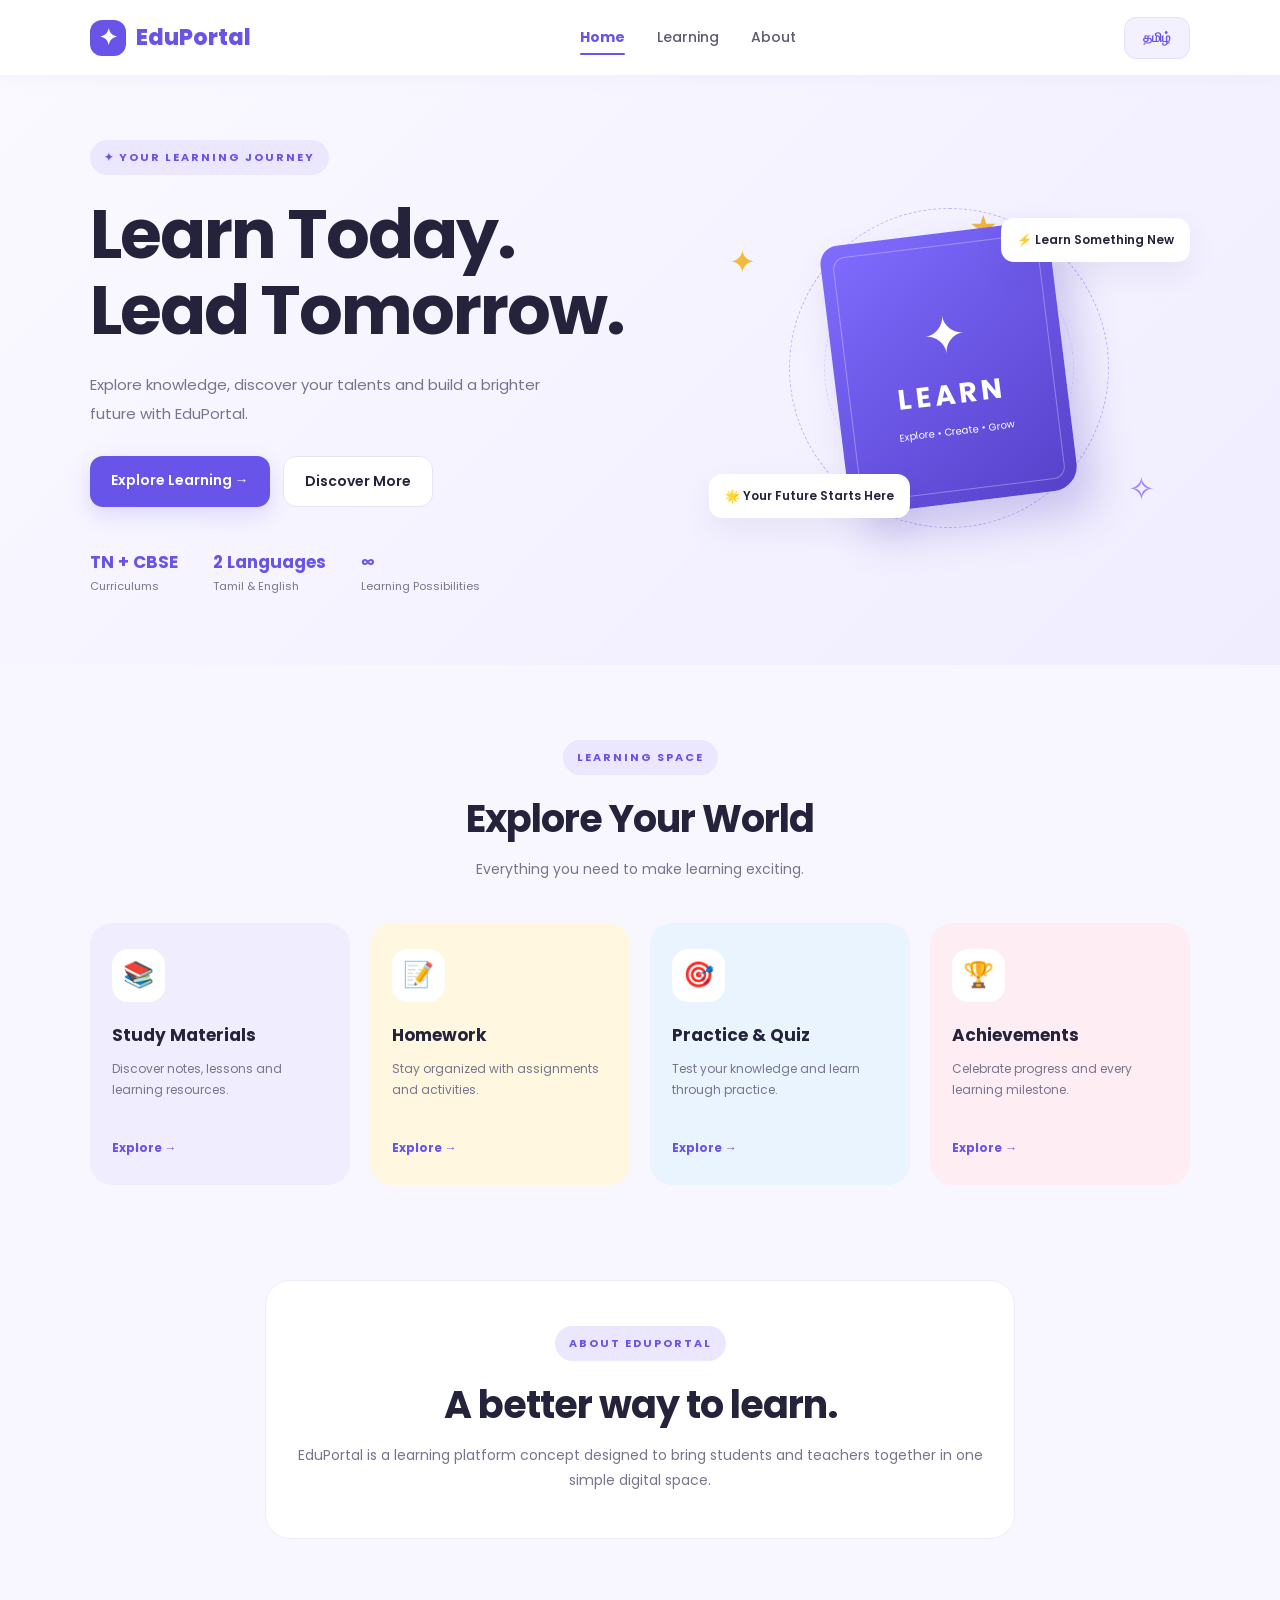
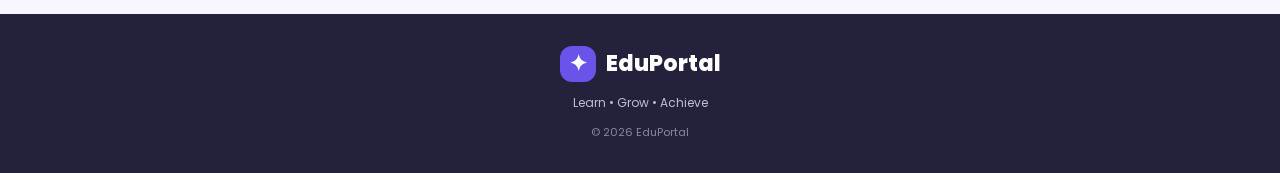
<file: index.html>
<!DOCTYPE html>
<html lang="en">
<head>
  <meta charset="UTF-8" />
  <meta name="viewport" content="width=device-width, initial-scale=1.0" />
  <meta name="theme-color" content="#6755e8" />
  <title>EduPortal | Learning Made Easy</title>
  <link rel="stylesheet" href="style.css" />
</head>
<body>

  <header class="navbar">
    <a href="#" class="logo">
      <span class="logo-icon">✦</span>
      EduPortal
    </a>

    <nav class="nav-links">
      <a href="#home" data-en="Home" data-ta="முகப்பு">Home</a>
      <a href="#learning" data-en="Learning" data-ta="கற்றல்">Learning</a>
      <a href="#about" data-en="About" data-ta="எங்களைப் பற்றி">About</a>
    </nav>

    <button class="lang-btn" id="languageBtn">தமிழ்</button>
  </header>

  <main>
    <section class="hero" id="home">
      <div class="hero-content">
        <span class="tag" data-en="✦ YOUR LEARNING JOURNEY" data-ta="✦ உங்கள் கற்றல் பயணம்">
          ✦ YOUR LEARNING JOURNEY
        </span>

        <h1 data-en="Learn Today.<br>Lead Tomorrow." data-ta="இன்று கற்போம்.<br>நாளை வழிநடத்துவோம்.">
          Learn Today.<br>Lead Tomorrow.
        </h1>

        <p data-en="Explore knowledge, discover your talents and build a brighter future with EduPortal."
           data-ta="அறிவை ஆராயுங்கள், உங்கள் திறமைகளை கண்டறியுங்கள், EduPortal மூலம் சிறந்த எதிர்காலத்தை உருவாக்குங்கள்.">
          Explore knowledge, discover your talents and build a brighter future with EduPortal.
        </p>

        <div class="hero-buttons">
          <a href="#learning" class="primary-btn"
             data-en="Explore Learning →" data-ta="கற்றலைத் தொடங்க →">
            Explore Learning →
          </a>
          <a href="#about" class="secondary-btn"
             data-en="Discover More" data-ta="மேலும் அறிய">
            Discover More
          </a>
        </div>

        <div class="hero-stats">
          <div>
            <strong>TN + CBSE</strong>
            <span data-en="Curriculums" data-ta="பாடத்திட்டங்கள்">Curriculums</span>
          </div>
          <div>
            <strong>2 Languages</strong>
            <span data-en="Tamil & English" data-ta="தமிழ் மற்றும் ஆங்கிலம்">Tamil & English</span>
          </div>
          <div>
            <strong>∞</strong>
            <span data-en="Learning Possibilities" data-ta="கற்றல் வாய்ப்புகள்">Learning Possibilities</span>
          </div>
        </div>
      </div>

      <div class="hero-art">
        <div class="orbit orbit-one"></div>
        <div class="orbit orbit-two"></div>
        <div class="floating-card card-top">
          <span>⚡</span> Learn Something New
        </div>
        <div class="book">
          <div class="book-page">
            <span class="book-symbol">✦</span>
            <h2>LEARN</h2>
            <p>Explore • Create • Grow</p>
          </div>
        </div>
        <div class="floating-card card-bottom">
          <span>🌟</span> Your Future Starts Here
        </div>
        <div class="spark spark-one">✦</div>
        <div class="spark spark-two">✧</div>
        <div class="spark spark-three">★</div>
      </div>
    </section>

    <section class="learning-section" id="learning">
      <div class="section-heading">
        <span class="tag" data-en="LEARNING SPACE" data-ta="கற்றல் தளம்">LEARNING SPACE</span>
        <h2 data-en="Explore Your World" data-ta="உங்கள் உலகத்தை ஆராயுங்கள்">Explore Your World</h2>
        <p data-en="Everything you need to make learning exciting."
           data-ta="கற்றலை சுவாரஸ்யமாக்க தேவையான அனைத்தும்.">
          Everything you need to make learning exciting.
        </p>
      </div>

      <div class="feature-grid">
        <article class="feature-card purple">
          <div class="feature-icon">📚</div>
          <h3 data-en="Study Materials" data-ta="படிப்பு குறிப்புகள்">Study Materials</h3>
          <p data-en="Discover notes, lessons and learning resources."
             data-ta="குறிப்புகள், பாடங்கள் மற்றும் கற்றல் வளங்களைப் பெறுங்கள்.">
            Discover notes, lessons and learning resources.
          </p>
          <a href="#" class="feature-link" data-en="Explore →" data-ta="பார்க்க →">Explore →</a>
        </article>

        <article class="feature-card yellow">
          <div class="feature-icon">📝</div>
          <h3 data-en="Homework" data-ta="வீட்டுப்பாடம்">Homework</h3>
          <p data-en="Stay organized with assignments and activities."
             data-ta="பாடப்பணிகள் மற்றும் செயல்பாடுகளை ஒழுங்குபடுத்துங்கள்.">
            Stay organized with assignments and activities.
          </p>
          <a href="#" class="feature-link" data-en="Explore →" data-ta="பார்க்க →">Explore →</a>
        </article>

        <article class="feature-card blue">
          <div class="feature-icon">🎯</div>
          <h3 data-en="Practice & Quiz" data-ta="பயிற்சி மற்றும் வினாடி வினா">Practice & Quiz</h3>
          <p data-en="Test your knowledge and learn through practice."
             data-ta="பயிற்சிகள் மூலம் உங்கள் அறிவை சோதிக்கவும்.">
            Test your knowledge and learn through practice.
          </p>
          <a href="#" class="feature-link" data-en="Explore →" data-ta="பார்க்க →">Explore →</a>
        </article>

        <article class="feature-card pink">
          <div class="feature-icon">🏆</div>
          <h3 data-en="Achievements" data-ta="சாதனைகள்">Achievements</h3>
          <p data-en="Celebrate progress and every learning milestone."
             data-ta="உங்கள் முன்னேற்றம் மற்றும் சாதனைகளை கொண்டாடுங்கள்.">
            Celebrate progress and every learning milestone.
          </p>
          <a href="#" class="feature-link" data-en="Explore →" data-ta="பார்க்க →">Explore →</a>
        </article>
      </div>
    </section>

    <section class="about-section" id="about">
      <div class="about-box">
        <span class="tag" data-en="ABOUT EDUPORTAL" data-ta="EDUPORTAL பற்றி">ABOUT EDUPORTAL</span>
        <h2 data-en="A better way to learn." data-ta="கற்றலுக்கான சிறந்த வழி.">A better way to learn.</h2>
        <p data-en="EduPortal is a learning platform concept designed to bring students and teachers together in one simple digital space."
           data-ta="EduPortal மாணவர்களையும் ஆசிரியர்களையும் ஒரே எளிய டிஜிட்டல் தளத்தில் இணைக்கும் கற்றல் தளமாகும்.">
          EduPortal is a learning platform concept designed to bring students and teachers together in one simple digital space.
        </p>
      </div>
    </section>
  </main>

  <footer>
    <div class="logo"><span class="logo-icon">✦</span> EduPortal</div>
    <p data-en="Learn • Grow • Achieve" data-ta="கற்போம் • வளர்வோம் • சாதிப்போம்">Learn • Grow • Achieve</p>
    <p class="copyright">© <span id="year"></span> EduPortal</p>
  </footer>

  <script src="script.js"></script>
</body>
                            </html>
</file>
<file: style.css>
@import url('https://fonts.googleapis.com/css2?family=Poppins:wght@400;500;600;700;800&display=swap');

:root {
  --purple: #6854e8;
  --purple-dark: #4935bc;
  --text: #25233b;
  --muted: #77758c;
  --bg: #f8f7ff;
  --white: #ffffff;
}

* {
  margin: 0;
  padding: 0;
  box-sizing: border-box;
}

html {
  scroll-behavior: smooth;
}

body {
  font-family: 'Poppins', sans-serif;
  color: var(--text);
  background: var(--bg);
}

a {
  text-decoration: none;
  color: inherit;
}

.navbar {
  height: 75px;
  padding: 0 7%;
  display: flex;
  align-items: center;
  justify-content: space-between;
  background: white;
  position: sticky;
  top: 0;
  z-index: 10;
  box-shadow: 0 3px 20px #30208008;
}

.logo {
  display: flex;
  align-items: center;
  gap: 10px;
  font-size: 22px;
  font-weight: 800;
  color: var(--purple);
}

.logo-icon {
  background: var(--purple);
  color: white;
  width: 36px;
  height: 36px;
  display: grid;
  place-items: center;
  border-radius: 12px;
}

.nav-links {
  display: flex;
  gap: 32px;
}

.nav-links a {
  font-size: 14px;
  font-weight: 500;
  color: #5e5a73;
}

.nav-links a:hover {
  color: var(--purple);
}

.lang-btn {
  border: 1px solid #e4dfff;
  background: #f3f0ff;
  color: var(--purple);
  padding: 10px 18px;
  border-radius: 12px;
  font-family: inherit;
  font-weight: 600;
  cursor: pointer;
}

.hero {
  padding: 65px 7% 70px;
  display: grid;
  grid-template-columns: 1.1fr 0.9fr;
  align-items: center;
  gap: 30px;
  overflow: hidden;
  background: linear-gradient(135deg, #faf9ff, #f0edff);
}

.hero-content {
  max-width: 650px;
}

.tag {
  display: inline-block;
  color: var(--purple);
  font-size: 11px;
  font-weight: 700;
  letter-spacing: 2px;
  background: #ebe7ff;
  border-radius: 30px;
  padding: 9px 14px;
}

.hero h1 {
  font-size: clamp(38px, 5.5vw, 68px);
  line-height: 1.12;
  letter-spacing: -2px;
  margin: 22px 0;
}

.hero-content > p {
  color: var(--muted);
  line-height: 1.9;
  max-width: 480px;
  font-size: 15px;
}

.hero-buttons {
  display: flex;
  flex-wrap: wrap;
  gap: 13px;
  margin-top: 28px;
}

.primary-btn,
.secondary-btn {
  padding: 14px 21px;
  border-radius: 13px;
  font-weight: 600;
  font-size: 14px;
  transition: 0.2s;
}

.primary-btn {
  background: var(--purple);
  color: white;
  box-shadow: 0 8px 22px #6854e830;
}

.primary-btn:hover {
  background: var(--purple-dark);
  transform: translateY(-2px);
}

.secondary-btn {
  background: white;
  color: var(--text);
  border: 1px solid #e8e4f4;
}

.hero-stats {
  display: flex;
  gap: 35px;
  margin-top: 42px;
  flex-wrap: wrap;
}

.hero-stats div {
  display: flex;
  flex-direction: column;
  gap: 3px;
}

.hero-stats strong {
  font-size: 17px;
  color: var(--purple);
}

.hero-stats span {
  font-size: 11px;
  color: var(--muted);
}

.hero-art {
  min-height: 370px;
  position: relative;
  display: flex;
  justify-content: center;
  align-items: center;
}

.orbit {
  position: absolute;
  border: 1px dashed #bcb0ff;
  border-radius: 50%;
}

.orbit-one {
  width: 320px;
  height: 320px;
}

.orbit-two {
  width: 250px;
  height: 250px;
  border-color: #ded7ff;
}

.book {
  width: 230px;
  height: 270px;
  background: linear-gradient(145deg, #806cff, #5541c9);
  border-radius: 18px 25px 25px 18px;
  transform: rotate(-7deg);
  box-shadow: 15px 25px 40px #5642bb40;
  padding: 12px;
  z-index: 1;
}

.book-page {
  border: 1px solid #ffffff50;
  border-radius: 12px;
  height: 100%;
  display: flex;
  flex-direction: column;
  justify-content: center;
  align-items: center;
  color: white;
}

.book-symbol {
  font-size: 52px;
}

.book-page h2 {
  font-size: 28px;
  letter-spacing: 4px;
}

.book-page p {
  font-size: 10px;
  margin-top: 8px;
}

.floating-card {
  position: absolute;
  z-index: 2;
  background: white;
  border-radius: 13px;
  padding: 13px 16px;
  font-size: 12px;
  font-weight: 600;
  box-shadow: 0 12px 30px #3c287a12;
}

.card-top {
  top: 35px;
  right: 0;
}

.card-bottom {
  bottom: 35px;
  left: 0;
}

.spark {
  position: absolute;
  color: #f4b93f;
  font-size: 32px;
}

.spark-one {
  top: 55px;
  left: 20px;
}

.spark-two {
  right: 35px;
  bottom: 40px;
  color: #9b83ff;
}

.spark-three {
  top: 20px;
  color: #f1b73b;
  right: 40%;
}

.learning-section {
  padding: 75px 7%;
}

.section-heading {
  text-align: center;
  margin-bottom: 40px;
}

.section-heading h2,
.about-box h2 {
  font-size: clamp(26px, 4vw, 38px);
  margin: 15px 0 10px;
  letter-spacing: -1px;
}

.section-heading p,
.about-box p {
  color: var(--muted);
  font-size: 14px;
  line-height: 1.8;
}

.feature-grid {
  display: grid;
  grid-template-columns: repeat(4, 1fr);
  gap: 20px;
}

.feature-card {
  border-radius: 22px;
  padding: 26px 22px;
  transition: transform 0.25s;
}

.feature-card:hover {
  transform: translateY(-6px);
}

.purple {
  background: #f0edff;
}

.yellow {
  background: #fff7df;
}

.blue {
  background: #e9f4ff;
}

.pink {
  background: #ffedf4;
}

.feature-icon {
  width: 53px;
  height: 53px;
  background: white;
  display: grid;
  place-items: center;
  border-radius: 16px;
  font-size: 25px;
  margin-bottom: 20px;
}

.feature-card h3 {
  font-size: 17px;
  margin-bottom: 10px;
}

.feature-card p {
  color: #77758c;
  font-size: 12px;
  line-height: 1.8;
  min-height: 65px;
}

.feature-link {
  display: inline-block;
  font-size: 12px;
  font-weight: 700;
  color: var(--purple);
  margin-top: 16px;
}

.about-section {
  padding: 20px 7% 75px;
}

.about-box {
  text-align: center;
  max-width: 750px;
  margin: auto;
  background: white;
  border: 1px solid #eeebfa;
  border-radius: 25px;
  padding: 45px 30px;
}

footer {
  background: #24213c;
  color: white;
  padding: 32px 7%;
  text-align: center;
}

footer .logo {
  justify-content: center;
  color: white;
}

footer p {
  color: #c1bdd6;
  font-size: 12px;
  margin-top: 12px;
}

.copyright {
  font-size: 11px;
  opacity: 0.65;
}

/* Mobile Responsive */

@media (max-width: 800px) {
  .navbar {
    padding: 0 5%;
    height: 68px;
  }

  .logo {
    font-size: 19px;
  }

  .nav-links {
    display: none;
  }

  .hero {
    grid-template-columns: 1fr;
    padding: 45px 6% 35px;
  }

  .hero h1 {
    font-size: 47px;
  }

  .hero-art {
    min-height: 330px;
  }

  .orbit-one {
    width: 280px;
    height: 280px;
  }

  .orbit-two {
    width: 220px;
    height: 220px;
  }

  .book {
    width: 195px;
    height: 235px;
  }

  .card-top {
    right: 0;
  }

  .card-bottom {
    left: 0;
  }

  .feature-grid {
    grid-template-columns: repeat(2, 1fr);
    gap: 13px;
  }

  .feature-card {
    padding: 20px 16px;
  }

  .feature-card p {
    min-height: auto;
  }
}

@media (max-width: 420px) {
  .hero h1 {
    font-size: 39px;
  }

  .hero-stats {
    gap: 20px;
  }

  .feature-grid {
    grid-template-columns: 1fr;
  }

  .feature-card p {
    min-height: auto;
  }
  }

/* ==========================================
   EDUPORTAL - ANIMATION & INTERACTION STYLES
   ========================================== */

/* Scroll reveal */
.reveal {
  opacity: 0;
  transform: translateY(24px);
  transition:
    opacity 0.7s ease,
    transform 0.7s ease;
}

.reveal.visible {
  opacity: 1;
  transform: translateY(0);
}

/* Feature card hover effects */
.feature-card {
  transition: transform 0.25s ease, box-shadow 0.25s ease;
}

.feature-card:hover {
  box-shadow: 0 14px 30px rgba(65, 46, 130, 0.10);
}

/* Navigation active state */
.nav-links a.active {
  color: var(--purple);
  font-weight: 700;
  position: relative;
}

.nav-links a.active::after {
  content: "";
  position: absolute;
  left: 0;
  right: 0;
  bottom: -7px;
  height: 2px;
  background: var(--purple);
  border-radius: 10px;
}

/* Button interaction */
.primary-btn:active,
.secondary-btn:active,
.lang-btn:active {
  transform: scale(0.97);
}

/* Floating cards */
.floating-card {
  animation: cardFloat 4s ease-in-out infinite;
}

.card-bottom {
  animation-delay: 1.2s;
}

@keyframes cardFloat {
  0%, 100% {
    transform: translateY(0);
  }
  50% {
    transform: translateY(-8px);
  }
}

/* Spark animations */
.spark-one {
  animation: sparkle 2.5s ease-in-out infinite;
}

.spark-two {
  animation: sparkle 3s ease-in-out infinite 0.5s;
}

.spark-three {
  animation: sparkle 2s ease-in-out infinite 1s;
}

@keyframes sparkle {
  0%, 100% {
    opacity: 0.5;
    transform: scale(0.85) rotate(0deg);
  }
  50% {
    opacity: 1;
    transform: scale(1.2) rotate(15deg);
  }
}

/* Touch device improvements */
button,
a {
  -webkit-tap-highlight-color: transparent;
}

/* Accessibility: reduce animations */
@media (prefers-reduced-motion: reduce) {
  *,
  *::before,
  *::after {
    animation-duration: 0.01ms !important;
    animation-iteration-count: 1 !important;
    transition-duration: 0.01ms !important;
    scroll-behavior: auto !important;
  }

  .reveal {
    opacity: 1;
    transform: none;
  }
}
</file>
